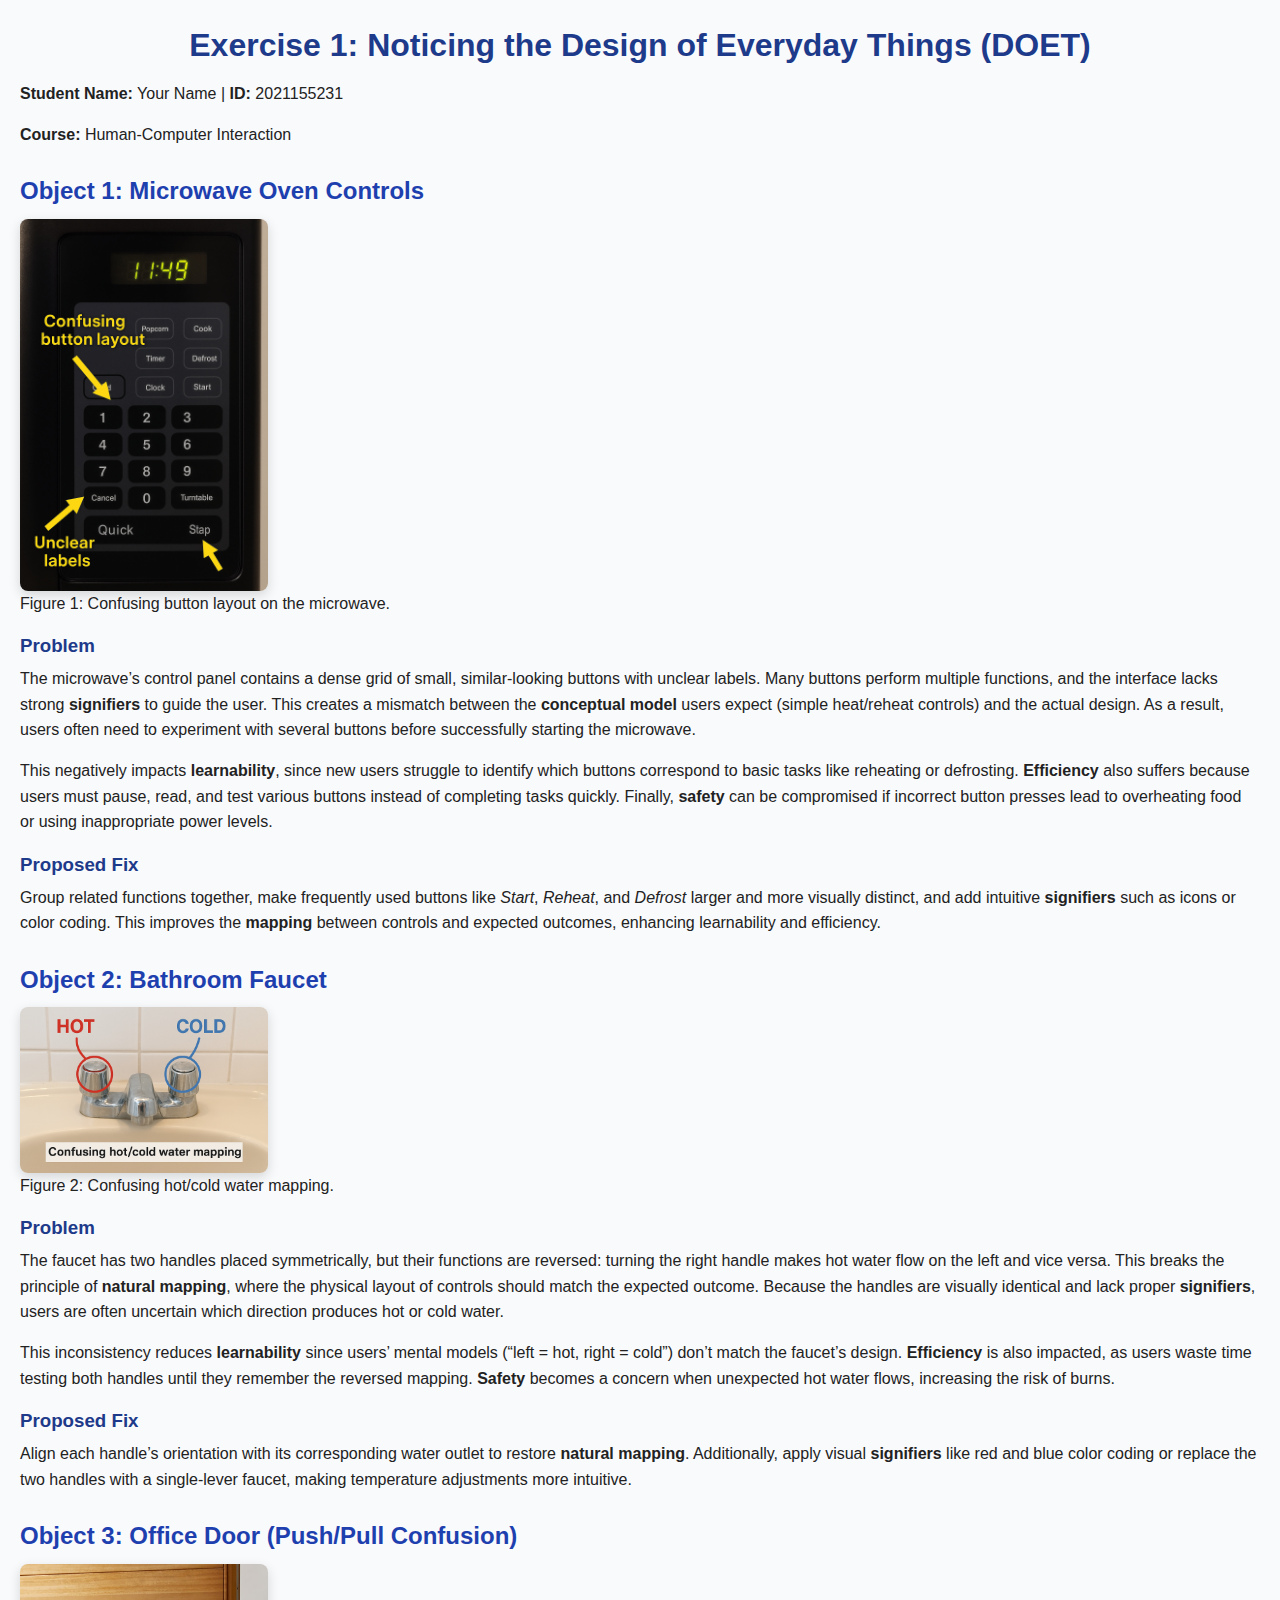
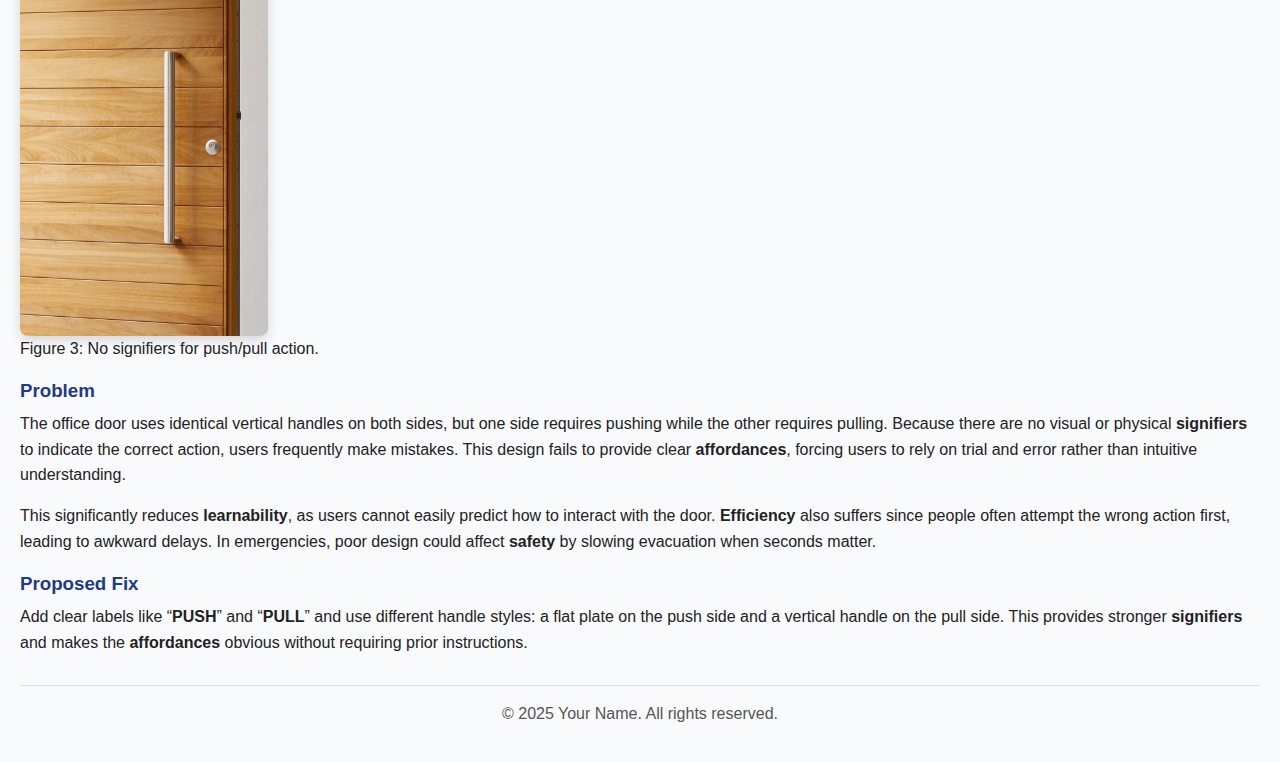
<file: index.html>
<!DOCTYPE html>
<html lang="en">
<head>
    <meta charset="UTF-8" />
    <meta name="viewport" content="width=device-width, initial-scale=1.0" />
    <title>Exercise 1 - Noticing the Design of Everyday Things</title>
    <link rel="stylesheet" href="styles.css">
</head>
<body>
    <header>
        <h1>Exercise 1: Noticing the Design of Everyday Things (DOET)</h1>
        <p><strong>Student Name:</strong> Your Name | <strong>ID:</strong> 2021155231</p>
        <p><strong>Course:</strong> Human-Computer Interaction</p>
    </header>

    <main>
        <!-- Object 1 -->
        <section class="object-section">
            <h2>Object 1: Microwave Oven Controls</h2>
            <figure>
                <img src="images/microwave.jpg" alt="Microwave control panel" class="object-image">
                <figcaption>Figure 1: Confusing button layout on the microwave.</figcaption>
            </figure>
            <h3>Problem</h3>
            <p>
                The microwave’s control panel contains a dense grid of small, similar-looking buttons with 
                unclear labels. Many buttons perform multiple functions, and the interface lacks strong 
                <strong>signifiers</strong> to guide the user. This creates a mismatch between the 
                <strong>conceptual model</strong> users expect (simple heat/reheat controls) and the 
                actual design. As a result, users often need to experiment with several buttons before 
                successfully starting the microwave.
            </p>
            <p>
                This negatively impacts <strong>learnability</strong>, since new users struggle to 
                identify which buttons correspond to basic tasks like reheating or defrosting. 
                <strong>Efficiency</strong> also suffers because users must pause, read, and test 
                various buttons instead of completing tasks quickly. Finally, <strong>safety</strong> 
                can be compromised if incorrect button presses lead to overheating food or using 
                inappropriate power levels.
            </p>
            <h3>Proposed Fix</h3>
            <p>
                Group related functions together, make frequently used buttons like <em>Start</em>, 
                <em>Reheat</em>, and <em>Defrost</em> larger and more visually distinct, and add 
                intuitive <strong>signifiers</strong> such as icons or color coding. This improves 
                the <strong>mapping</strong> between controls and expected outcomes, enhancing 
                learnability and efficiency.
            </p>
        </section>

        <!-- Object 2 -->
        <section class="object-section">
            <h2>Object 2: Bathroom Faucet</h2>
            <figure>
                <img src="images/faucet.jpg" alt="Bathroom faucet handles" class="object-image">
                <figcaption>Figure 2: Confusing hot/cold water mapping.</figcaption>
            </figure>
            <h3>Problem</h3>
            <p>
                The faucet has two handles placed symmetrically, but their functions are reversed: 
                turning the right handle makes hot water flow on the left and vice versa. This breaks 
                the principle of <strong>natural mapping</strong>, where the physical layout of 
                controls should match the expected outcome. Because the handles are visually identical 
                and lack proper <strong>signifiers</strong>, users are often uncertain which direction 
                produces hot or cold water.
            </p>
            <p>
                This inconsistency reduces <strong>learnability</strong> since users’ mental models 
                (“left = hot, right = cold”) don’t match the faucet’s design. <strong>Efficiency</strong> 
                is also impacted, as users waste time testing both handles until they remember the 
                reversed mapping. <strong>Safety</strong> becomes a concern when unexpected hot water 
                flows, increasing the risk of burns.
            </p>
            <h3>Proposed Fix</h3>
            <p>
                Align each handle’s orientation with its corresponding water outlet to restore 
                <strong>natural mapping</strong>. Additionally, apply visual <strong>signifiers</strong> 
                like red and blue color coding or replace the two handles with a single-lever faucet, 
                making temperature adjustments more intuitive.
            </p>
        </section>

        <!-- Object 3 -->
        <section class="object-section">
            <h2>Object 3: Office Door (Push/Pull Confusion)</h2>
            <figure>
                <img src="images/door.jpg" alt="Office door with vertical handles" class="object-image">
                <figcaption>Figure 3: No signifiers for push/pull action.</figcaption>
            </figure>
            <h3>Problem</h3>
            <p>
                The office door uses identical vertical handles on both sides, but one side requires 
                pushing while the other requires pulling. Because there are no visual or physical 
                <strong>signifiers</strong> to indicate the correct action, users frequently make mistakes. 
                This design fails to provide clear <strong>affordances</strong>, forcing users to rely 
                on trial and error rather than intuitive understanding.
            </p>
            <p>
                This significantly reduces <strong>learnability</strong>, as users cannot easily 
                predict how to interact with the door. <strong>Efficiency</strong> also suffers since 
                people often attempt the wrong action first, leading to awkward delays. In emergencies, 
                poor design could affect <strong>safety</strong> by slowing evacuation when seconds 
                matter.
            </p>
            <h3>Proposed Fix</h3>
            <p>
                Add clear labels like “<strong>PUSH</strong>” and “<strong>PULL</strong>” and use 
                different handle styles: a flat plate on the push side and a vertical handle on the 
                pull side. This provides stronger <strong>signifiers</strong> and makes the 
                <strong>affordances</strong> obvious without requiring prior instructions.
            </p>
        </section>
    </main>

    <footer>
        <p>© 2025 Your Name. All rights reserved.</p>
    </footer>
</body>
</html>
</file>
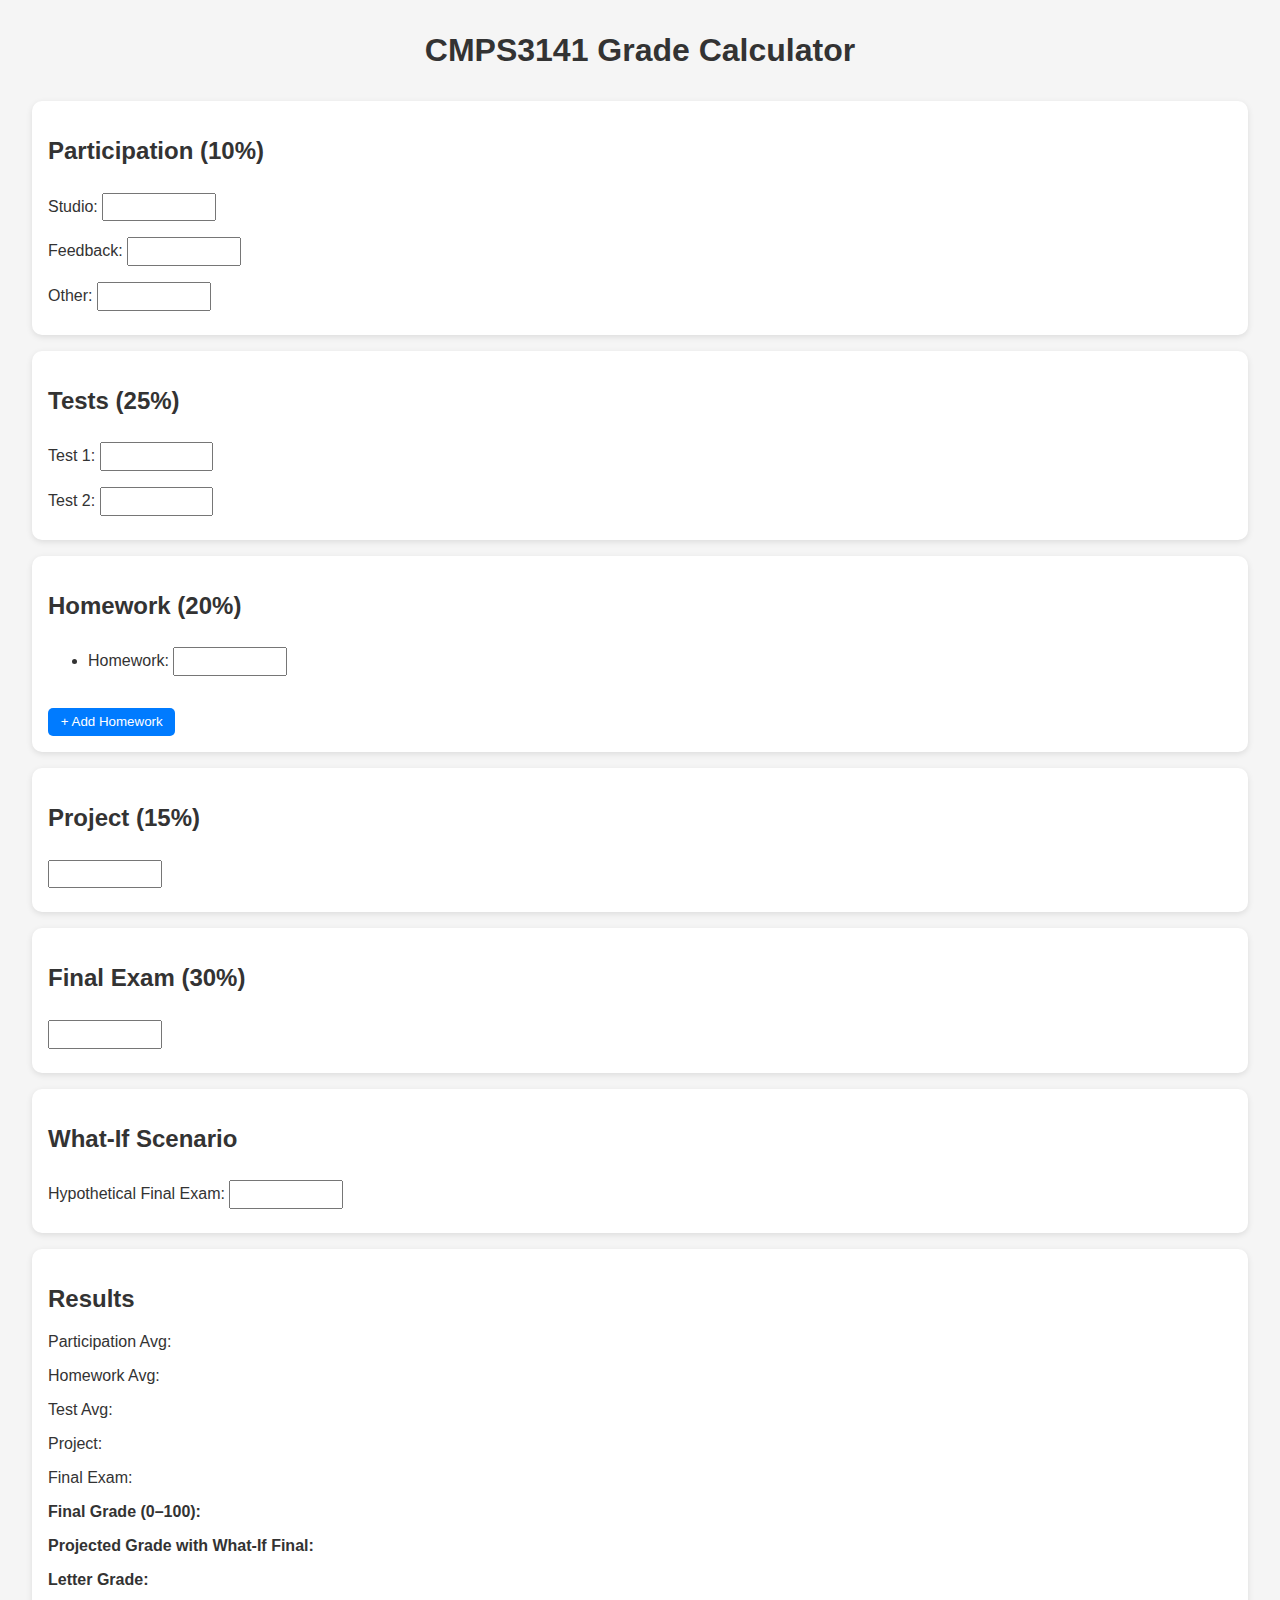
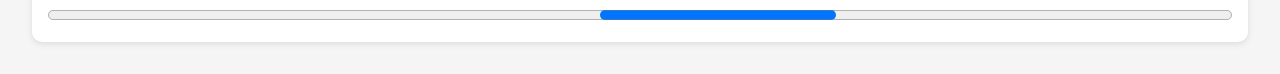
<file: Project3/index.html>
<!DOCTYPE html>
<html lang="en">
<head>
  <meta charset="UTF-8" />
  <meta name="viewport" content="width=device-width, initial-scale=1.0"/>
  <title>CMPS3141 Grade Calculator</title>
  <link rel="stylesheet" href="styles.css" />
  <!-- Load Mavo -->
  <script src="https://get.mavo.io/mavo.js"></script>
  <link rel="stylesheet" href="https://get.mavo.io/mavo.css"/>
</head>
<body>
  <main mv-app="gradeCalc" mv-storage="local">
    <h1>CMPS3141 Grade Calculator</h1>

    <!-- Participation -->
    <section>
      <h2>Participation (10%)</h2>
      Studio: <input type="number" property="studio" min="0" max="100"><br>
      Feedback: <input type="number" property="feedback" min="0" max="100"><br>
      Other: <input type="number" property="otherParticipation" min="0" max="100"><br>
    </section>

    <!-- Tests -->
    <section>
      <h2>Tests (25%)</h2>
      Test 1: <input type="number" property="test1" min="0" max="100"><br>
      Test 2: <input type="number" property="test2" min="0" max="100"><br>
    </section>

    <!-- Homework -->
    <section>
      <h2>Homework (20%)</h2>
      <ul property="homeworks" mv-multiple>
        <li>
          Homework: <input type="number" property="hw" min="0" max="100">
        </li>
      </ul>
      <button mv-action="homeworks += {}">+ Add Homework</button>
    </section>

    <!-- Project -->
    <section>
      <h2>Project (15%)</h2>
      <input type="number" property="project" min="0" max="100">
    </section>

    <!-- Final Exam -->
    <section>
      <h2>Final Exam (30%)</h2>
      <input type="number" property="finalExam" min="0" max="100">
    </section>

    <!-- What-If -->
    <section>
      <h2>What-If Scenario</h2>
      Hypothetical Final Exam: <input type="number" property="whatIfFinal" min="0" max="100">
    </section>

    <!-- Results -->
    <section>
      <h2>Results</h2>
      <p>Participation Avg: <span property="partAvg" mv-value="(studio + feedback + otherParticipation)/count(studio,feedback,otherParticipation)"></span></p>
      <p>Homework Avg: <span property="hwAvg" mv-value="avg(homeworks.hw)"></span></p>
      <p>Test Avg: <span property="testAvg" mv-value="avg(test1,test2)"></span></p>
      <p>Project: <span property="projectScore" mv-value="project"></span></p>
      <p>Final Exam: <span property="finalScore" mv-value="finalExam"></span></p>

      <!-- Final Weighted Score -->
      <p><strong>Final Grade (0–100):</strong> 
        <span property="finalGrade"
          mv-value="((partAvg*0.1) + (hwAvg*0.2) + (testAvg*0.25) + (project*0.15) + (finalExam*0.3))">
        </span>
      </p>

      <!-- What-If Final -->
      <p><strong>Projected Grade with What-If Final:</strong> 
        <span property="whatIfGrade"
          mv-value="((partAvg*0.1) + (hwAvg*0.2) + (testAvg*0.25) + (project*0.15) + (whatIfFinal*0.3))">
        </span>
      </p>

      <!-- Letter Grade -->
      <p><strong>Letter Grade:</strong> <span property="letter"></span></p>

      <!-- Progress Visualization -->
      <progress max="100" property="progressBar" 
        mv-value="finalGrade"></progress>
    </section>

  </main>
  <script src="index.js"></script>
</body>
</html>
</file>
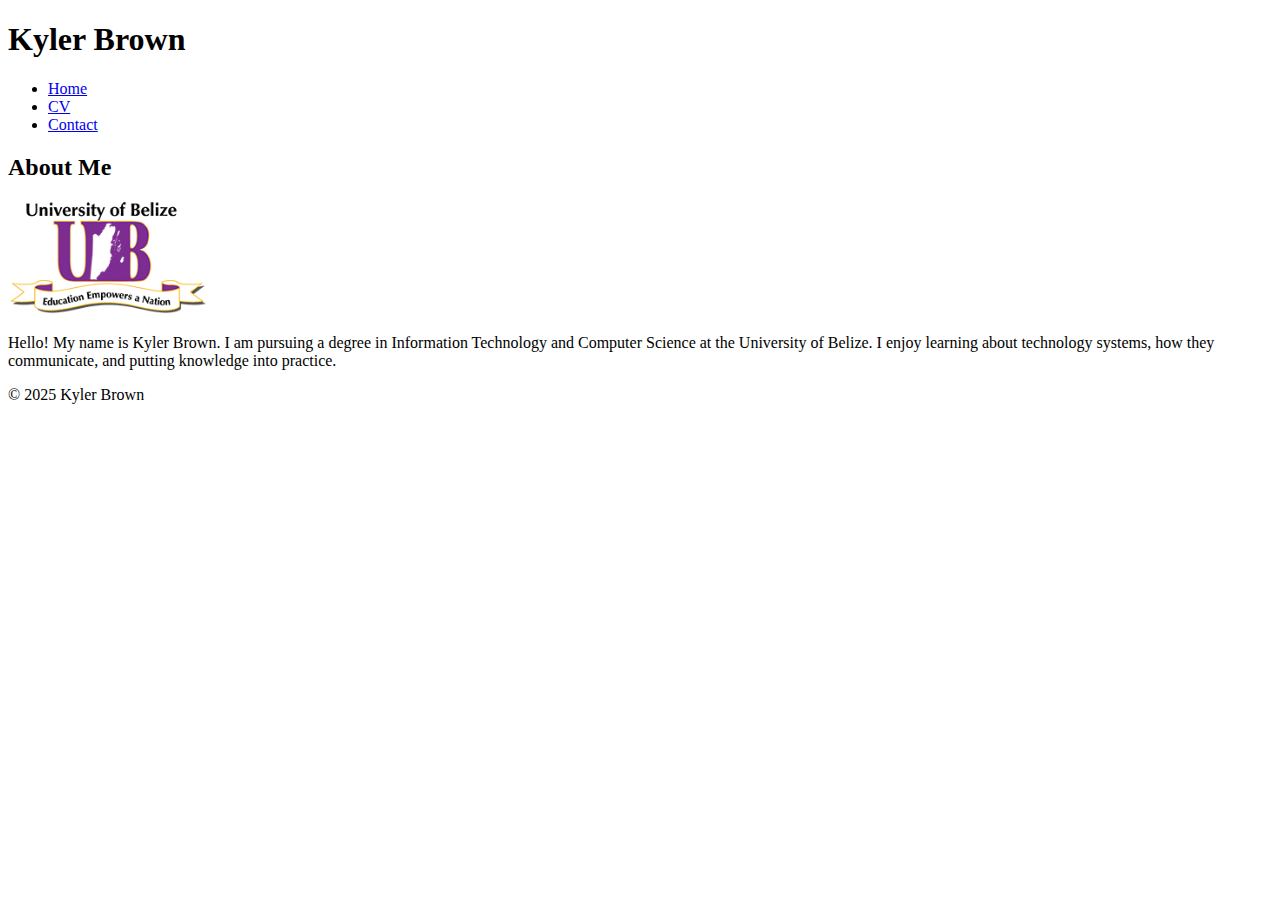
<file: Project4/index.html>
<!DOCTYPE html>
<html lang="en">
<head>
    <meta charset="UTF-8">
    <title>Kyler Brown - Home</title>
</head>
<body>
    <header>
        <h1>Kyler Brown</h1>
        <nav>
            <ul>
                <li><a href="index.html">Home</a></li>
                <li><a href="cv.html">CV</a></li>
                <li><a href="contact.html">Contact</a></li>
            </ul>
        </nav>
    </header>

    <main>
        <section>
            <h2>About Me</h2>
            <img src="images/profile.jpg" alt="Kyler Brown smiling" width="200">
            <p>Hello! My name is Kyler Brown. I am pursuing a degree in Information Technology and Computer Science at the University of Belize. I enjoy learning about technology systems, how they communicate, and putting knowledge into practice.</p>
        </section>
    </main>

    <footer>
        <p>&copy; 2025 Kyler Brown</p>
    </footer>
</body>
</html>
</file>
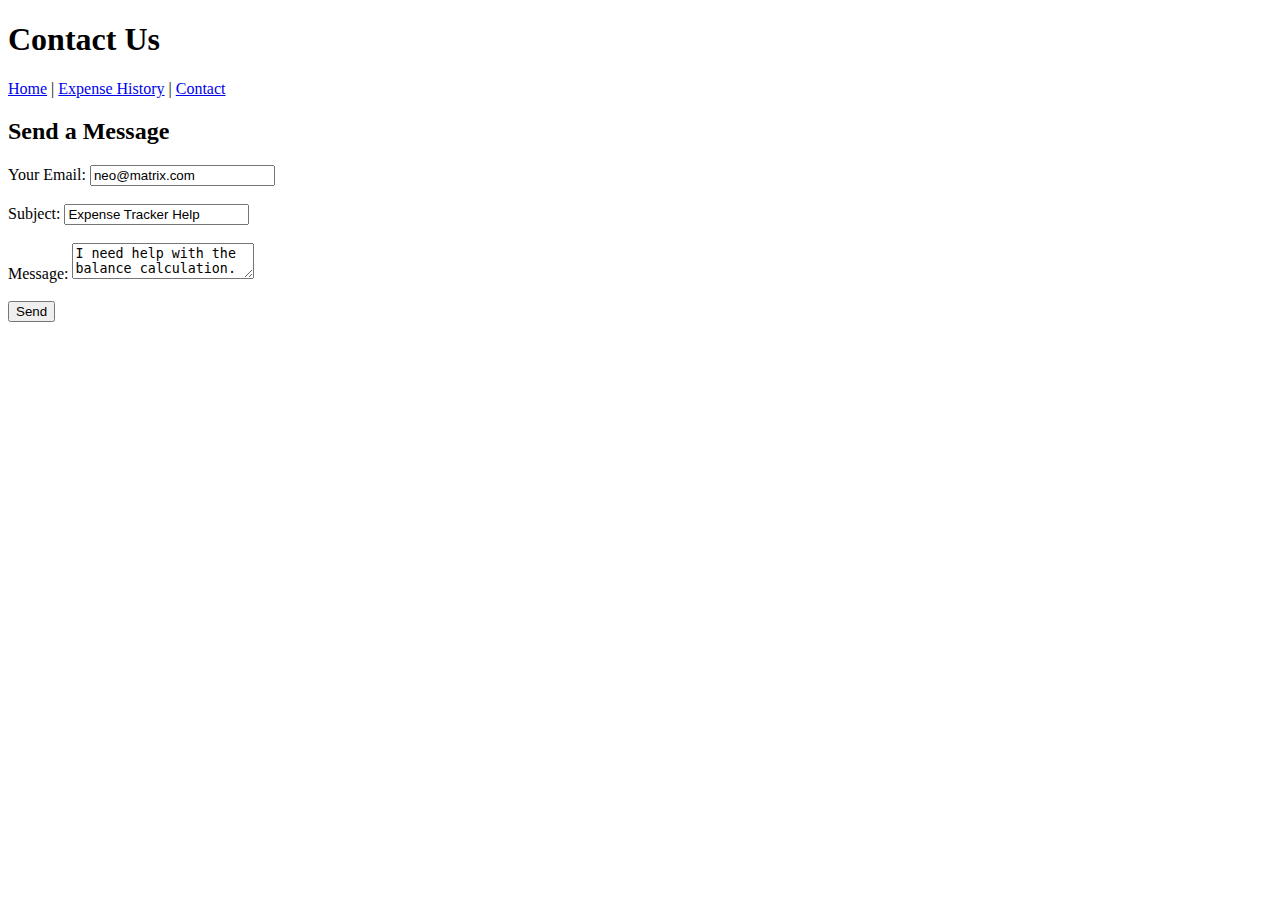
<file: Project2/contact.html>
<!DOCTYPE html>
<html lang="en">
<head>
  <meta charset="UTF-8">
  <title>Neo & Trinity Expense Tracker - Contact</title>
</head>
<body>
  <h1>Contact Us</h1>

  <!-- Navigation -->
  <nav>
    <p>
      <a href="index1.html">Home</a> |
      <a href="history.html">Expense History</a> |
      <a href="contact.html">Contact</a>
    </p>
  </nav>

  <!-- Contact Form -->
  <section>
    <h2>Send a Message</h2>
    <form action="mailto:help@expensetracker.com" method="post">
      <label>Your Email:
        <input type="email" name="from" value="neo@matrix.com">
      </label>
      <br><br>

      <label>Subject:
        <input type="text" name="subject" value="Expense Tracker Help">
      </label>
      <br><br>

      <label>Message:
        <textarea name="body">I need help with the balance calculation.</textarea>
      </label>
      <br><br>

      <button type="submit">Send</button>
    </form>
  </section>
</body>
</html>
</file>
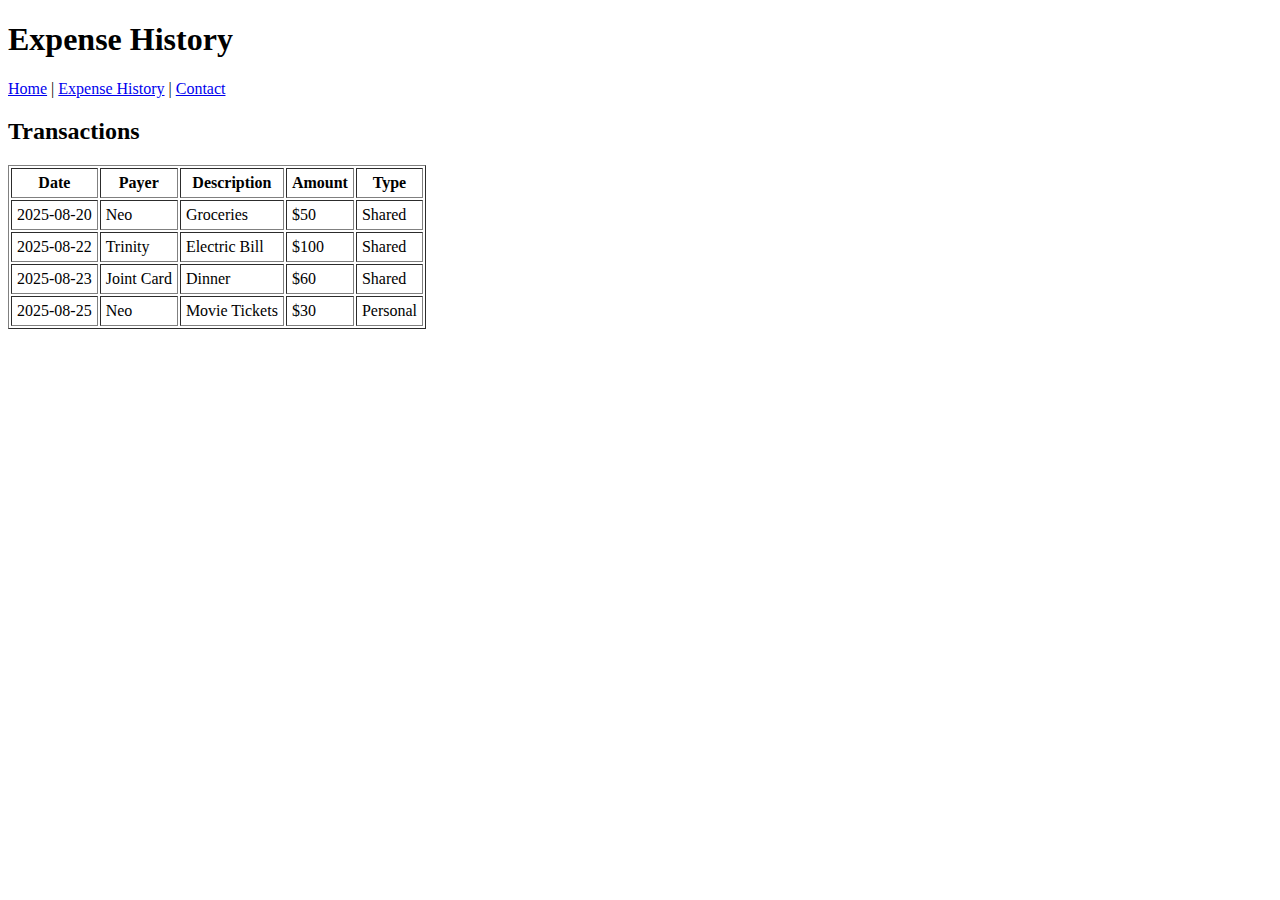
<file: Project2/history.html>
<!DOCTYPE html>
<html lang="en">
<head>
  <meta charset="UTF-8">
  <title>Neo & Trinity Expense Tracker - History</title>
</head>
<body>
  <h1>Expense History</h1>

  <!-- Navigation -->
  <nav>
    <p>
      <a href="index1.html">Home</a> |
      <a href="history.html">Expense History</a> |
      <a href="contact.html">Contact</a>
    </p>
  </nav>

  <!-- Expense Table -->
  <section>
    <h2>Transactions</h2>
    <table border="1" cellpadding="5">
      <tr>
        <th>Date</th>
        <th>Payer</th>
        <th>Description</th>
        <th>Amount</th>
        <th>Type</th>
      </tr>
      <tr>
        <td>2025-08-20</td>
        <td>Neo</td>
        <td>Groceries</td>
        <td>$50</td>
        <td>Shared</td>
      </tr>
      <tr>
        <td>2025-08-22</td>
        <td>Trinity</td>
        <td>Electric Bill</td>
        <td>$100</td>
        <td>Shared</td>
      </tr>
      <tr>
        <td>2025-08-23</td>
        <td>Joint Card</td>
        <td>Dinner</td>
        <td>$60</td>
        <td>Shared</td>
      </tr>
      <tr>
        <td>2025-08-25</td>
        <td>Neo</td>
        <td>Movie Tickets</td>
        <td>$30</td>
        <td>Personal</td>
      </tr>
    </table>
  </section>
</body>
</html>
</file>
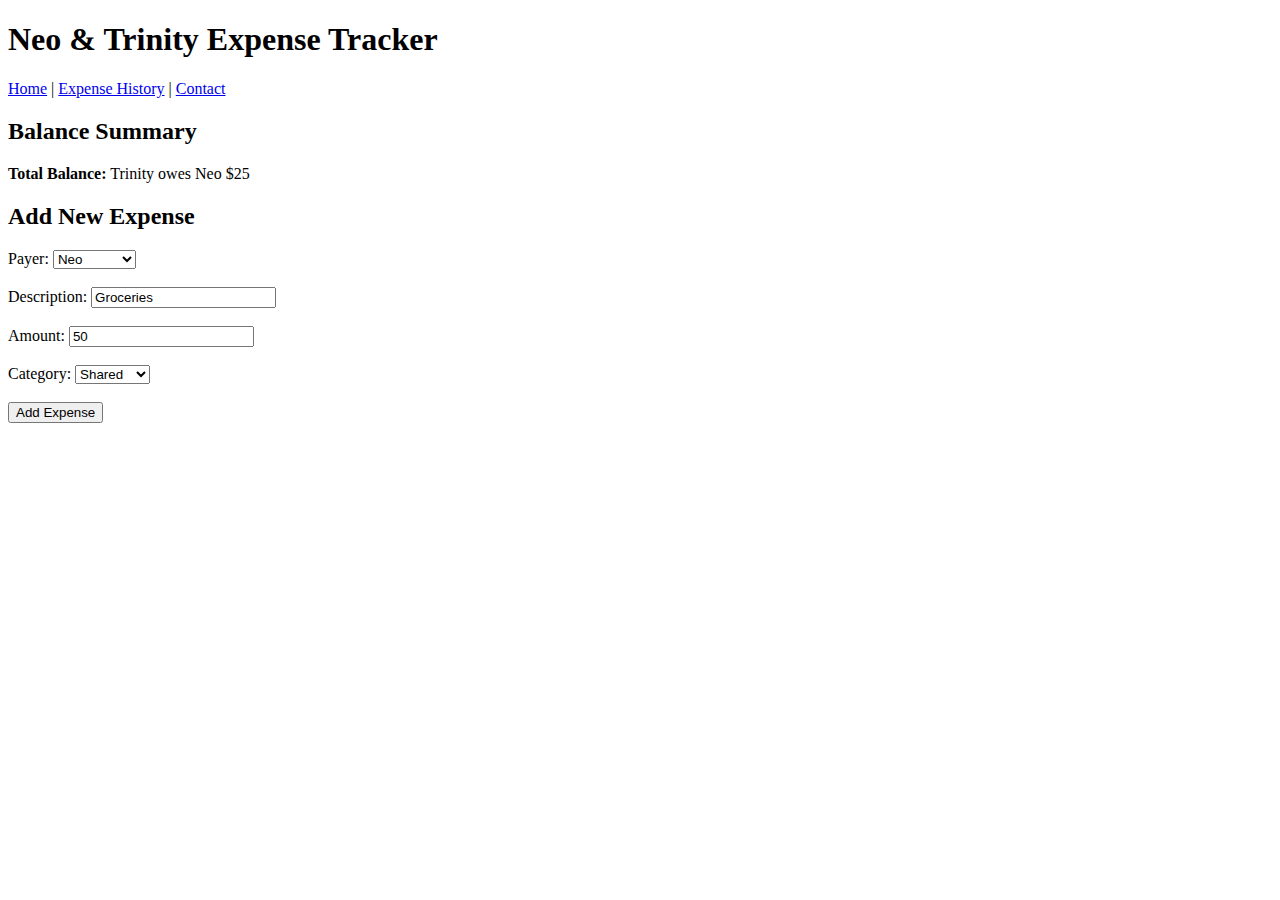
<file: Project2/index1.html>
<!DOCTYPE html>
<html lang="en">
<head>
  <meta charset="UTF-8">
  <title>Neo & Trinity Expense Tracker - Home</title>
</head>
<body>
  <h1>Neo & Trinity Expense Tracker</h1>

  <!-- Navigation -->
  <nav>
    <p>
      <a href="index1.html">Home</a> |
      <a href="history.html">Expense History</a> |
      <a href="contact.html">Contact</a>
    </p>
  </nav>

  <!-- Balance Summary -->
  <section>
    <h2>Balance Summary</h2>
    <p><strong>Total Balance:</strong> Trinity owes Neo $25</p>
  </section>

  <!-- Add New Expense -->
  <section>
    <h2>Add New Expense</h2>
    <form action="mailto:example@email.com" method="post">
      <label>Payer:
        <select name="payer">
          <option>Neo</option>
          <option>Trinity</option>
          <option>Joint Card</option>
        </select>
      </label>
      <br><br>

      <label>Description:
        <input type="text" name="description" value="Groceries">
      </label>
      <br><br>

      <label>Amount:
        <input type="number" name="amount" value="50">
      </label>
      <br><br>

      <label>Category:
        <select name="category">
          <option>Shared</option>
          <option>Personal</option>
        </select>
      </label>
      <br><br>

      <button type="submit">Add Expense</button>
    </form>
  </section>
</body>
</html>
</file>
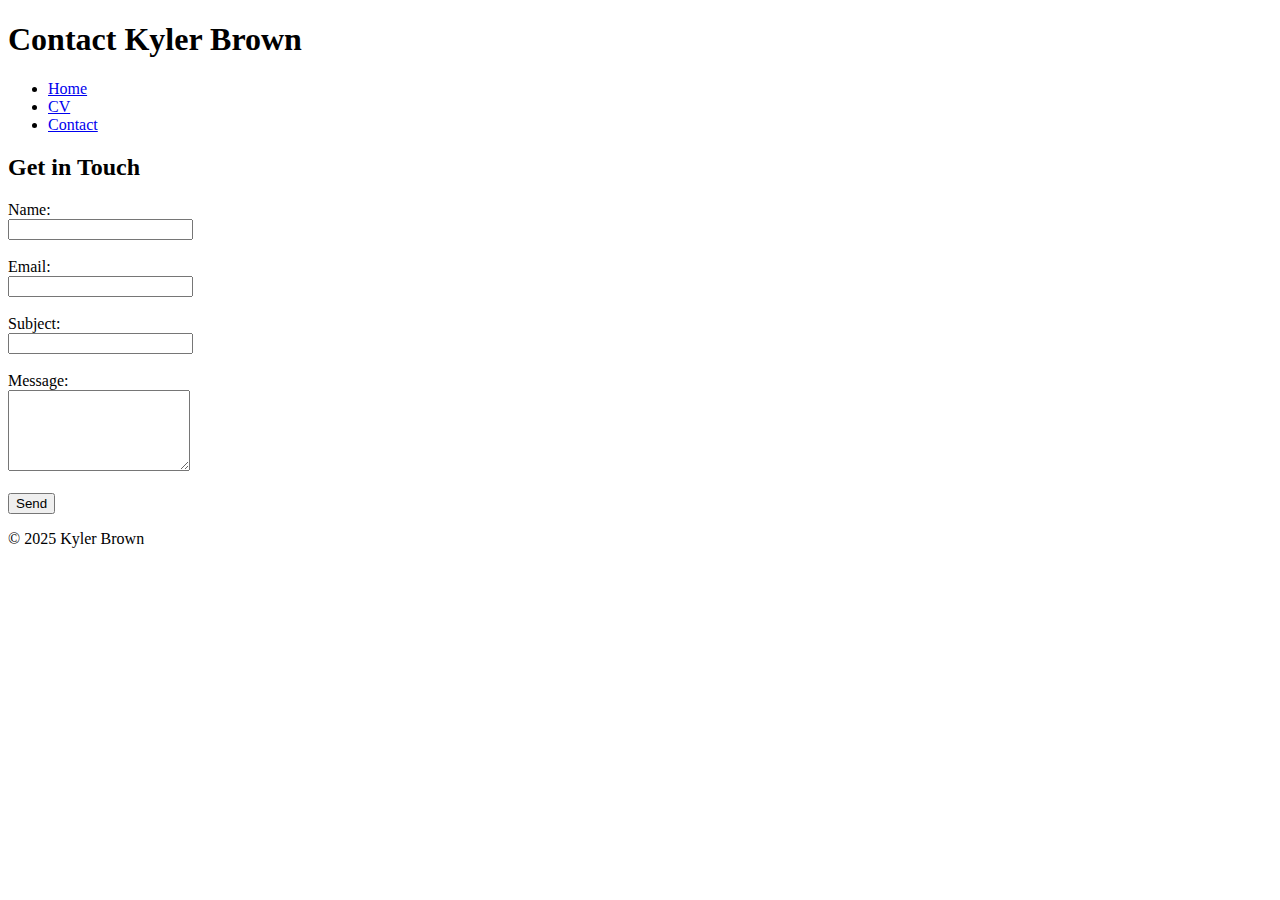
<file: Project4/contact.html>
<!DOCTYPE html>
<html lang="en">
<head>
    <meta charset="UTF-8">
    <title>Kyler Brown - Contact</title>
</head>
<body>
    <header>
        <h1>Contact Kyler Brown</h1>
        <nav>
            <ul>
                <li><a href="index.html">Home</a></li>
                <li><a href="cv.html">CV</a></li>
                <li><a href="contact.html">Contact</a></li>
            </ul>
        </nav>
    </header>

    <main>
        <section>
            <h2>Get in Touch</h2>
            <form action="mailto:2021155231@ub.edu.bz" method="post" enctype="text/plain">
                <label for="name">Name:</label><br>
                <input type="text" id="name" name="name" required><br><br>

                <label for="email">Email:</label><br>
                <input type="email" id="email" name="email" required><br><br>

                <label for="subject">Subject:</label><br>
                <input type="text" id="subject" name="subject" required><br><br>

                <label for="message">Message:</label><br>
                <textarea id="message" name="body" rows="5" required></textarea><br><br>

                <input type="submit" value="Send">
            </form>
        </section>
    </main>

    <footer>
        <p>&copy; 2025 Kyler Brown</p>
    </footer>
</body>
</html>
</file>
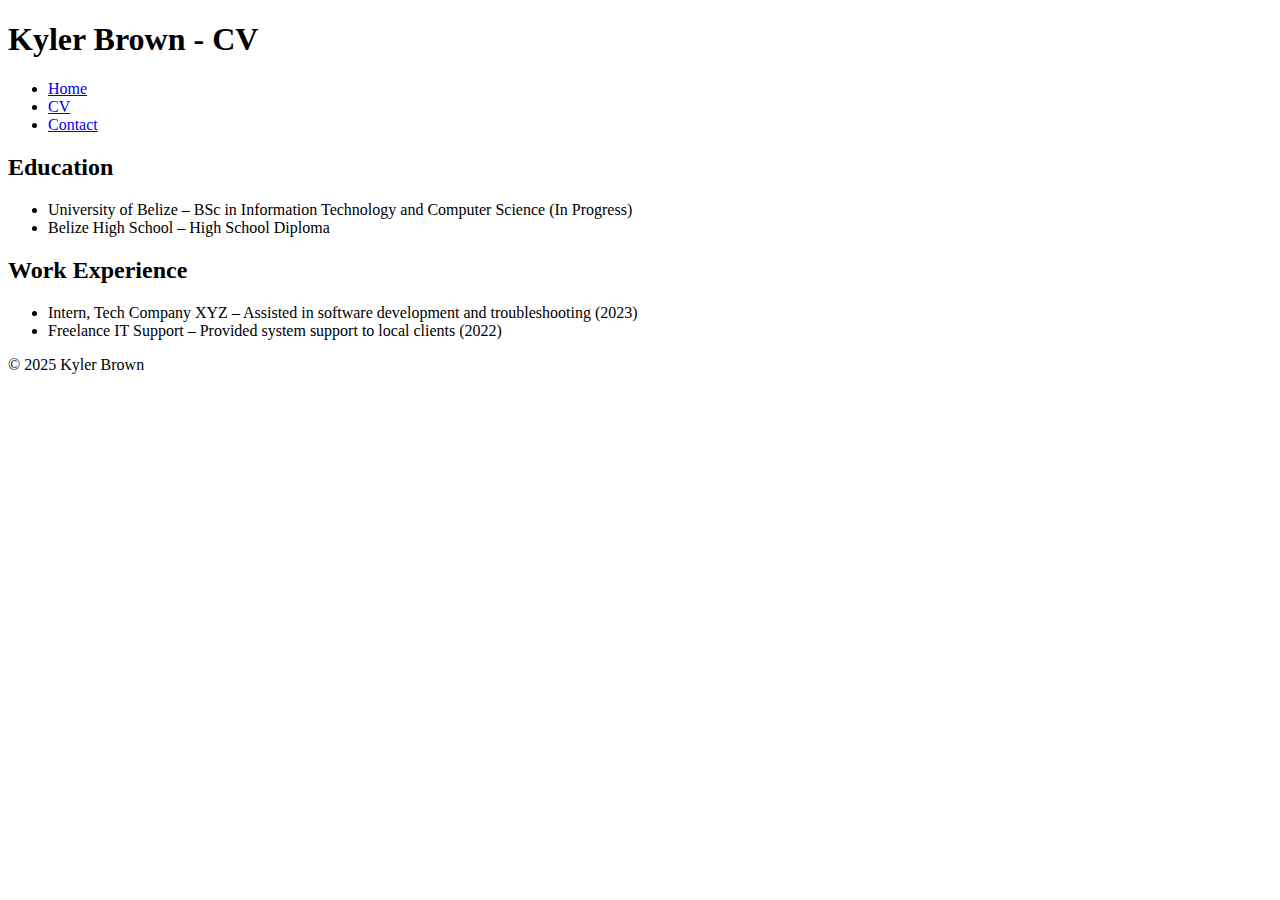
<file: Project4/cv.html>
<!DOCTYPE html>
<html lang="en">
<head>
    <meta charset="UTF-8">
    <title>Kyler Brown - CV</title>
</head>
<body>
    <header>
        <h1>Kyler Brown - CV</h1>
        <nav>
            <ul>
                <li><a href="index.html">Home</a></li>
                <li><a href="cv.html">CV</a></li>
                <li><a href="contact.html">Contact</a></li>
            </ul>
        </nav>
    </header>

    <main>
        <section>
            <h2>Education</h2>
            <ul>
                <li>University of Belize – BSc in Information Technology and Computer Science (In Progress)</li>
                <li>Belize High School – High School Diploma</li>
            </ul>
        </section>

        <section>
            <h2>Work Experience</h2>
            <ul>
                <li>Intern, Tech Company XYZ – Assisted in software development and troubleshooting (2023)</li>
                <li>Freelance IT Support – Provided system support to local clients (2022)</li>
            </ul>
        </section>
    </main>

    <footer>
        <p>&copy; 2025 Kyler Brown</p>
    </footer>
</body>
</html>
</file>
<file: Project3/styles.css>
body {
  font-family: Arial, sans-serif;
  margin: 2rem;
  background: #f5f5f5;
  color: #333;
}
h1 {
  text-align: center;
  margin-bottom: 2rem;
}
section {
  background: white;
  padding: 1rem;
  margin-bottom: 1rem;
  border-radius: 10px;
  box-shadow: 0 2px 6px rgba(0,0,0,0.1);
}
input {
  margin: 0.5rem 0;
  padding: 0.3rem;
  width: 100px;
}
button {
  margin-top: 0.5rem;
  padding: 0.4rem 0.8rem;
  border: none;
  background: #007bff;
  color: white;
  border-radius: 5px;
  cursor: pointer;
}
button:hover {
  background: #0056b3;
}
progress {
  width: 100%;
  height: 20px;
}
</file>
<file: styles.css>
/* ===========================
   DOET Exercise 1 - Styles
   Author: Kydime Browm
   =========================== */

/* Global reset */
* {
  margin: 0;
  padding: 0;
  box-sizing: border-box;
}

/* Page styling */
body {
  font-family: "Segoe UI", Tahoma, Geneva, Verdana, sans-serif;
  background-color: #f9fafc;
  color: #222;
  line-height: 1.6;
  padding: 20px;
}

/* Container */
.container {
  max-width: 900px;
  margin: 0 auto;
  background: #fff;
  padding: 25px;
  border-radius: 12px;
  box-shadow: 0 6px 18px rgba(0, 0, 0, 0.1);
}

/* Title */
h1 {
  text-align: center;
  color: #1e3a8a;
  margin-bottom: 10px;
  font-size: 2rem;
}

h2 {
  color: #1e40af;
  margin-top: 25px;
  margin-bottom: 8px;
  font-size: 1.5rem;
}

h3 {
  color: #1e3a8a;
  margin-top: 15px;
  margin-bottom: 5px;
}

/* Paragraphs */
p {
  margin-bottom: 15px;
  font-size: 1rem;
}

/* Lists */
ul {
  margin: 10px 0 15px 25px;
}

ul li {
  margin-bottom: 6px;
}

/* Image sections */
.image-section {
  margin: 20px 0;
  text-align: center;
}

.image-section img {
  max-width: 90%;
  border-radius: 8px;
  box-shadow: 0 4px 12px rgba(0, 0, 0, 0.15);
  transition: transform 0.3s ease;
}

.image-section img:hover {
  transform: scale(1.03);
}

/* Captions */
.caption {
  font-size: 0.95rem;
  color: #555;
  margin-top: 6px;
  font-style: italic;
}

/* Object images */
.object-image {
  max-width: 20%;
  height: auto;     /* Maintain aspect ratio */
  display: block;
  border-radius: 8px;
  box-shadow: 0 4px 12px rgba(0, 0, 0, 0.15);
  transition: transform 0.3s ease;
}

.object-image:hover {
  transform: scale(1.05); /* Slight zoom on hover */
}


/* Footer */
footer {
  margin-top: 30px;
  padding-top: 15px;
  border-top: 1px solid #ddd;
  text-align: center;
  color: #555;
  font-size: 0.9rem;
}
</file>
